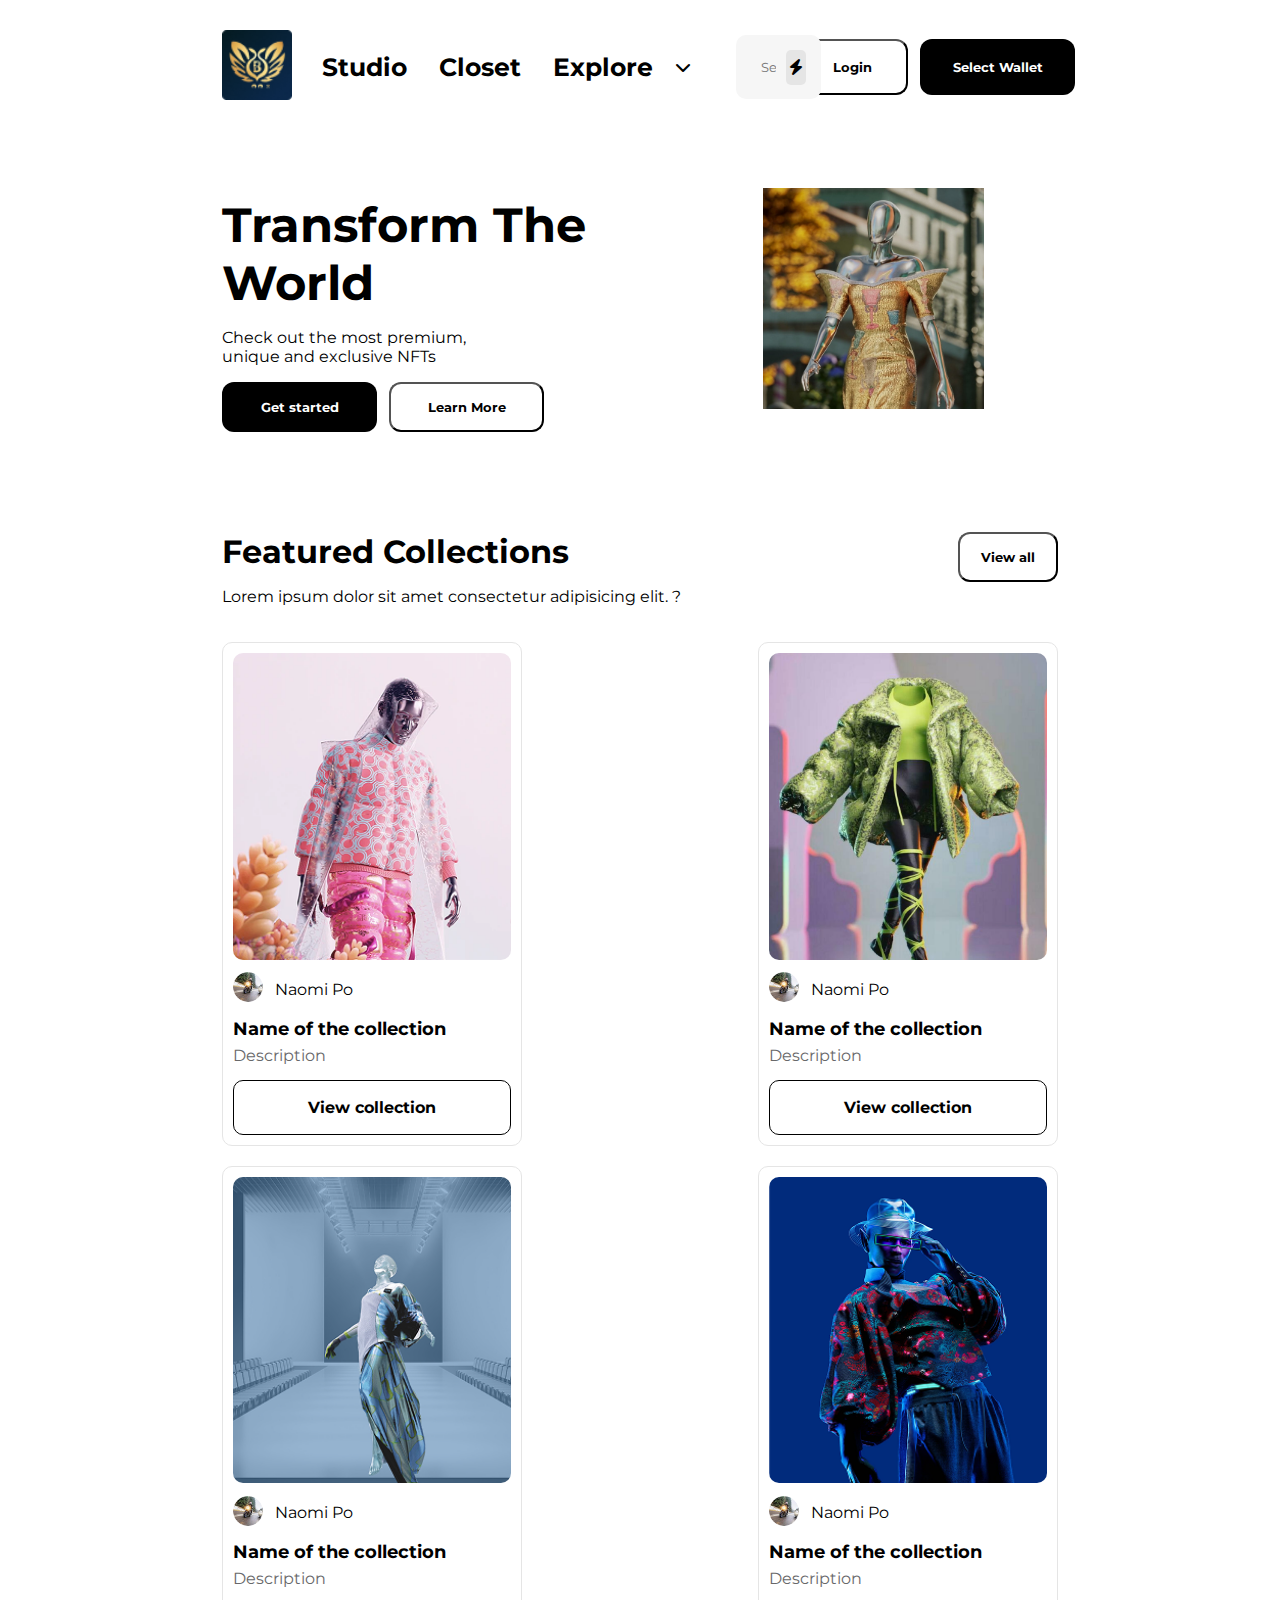
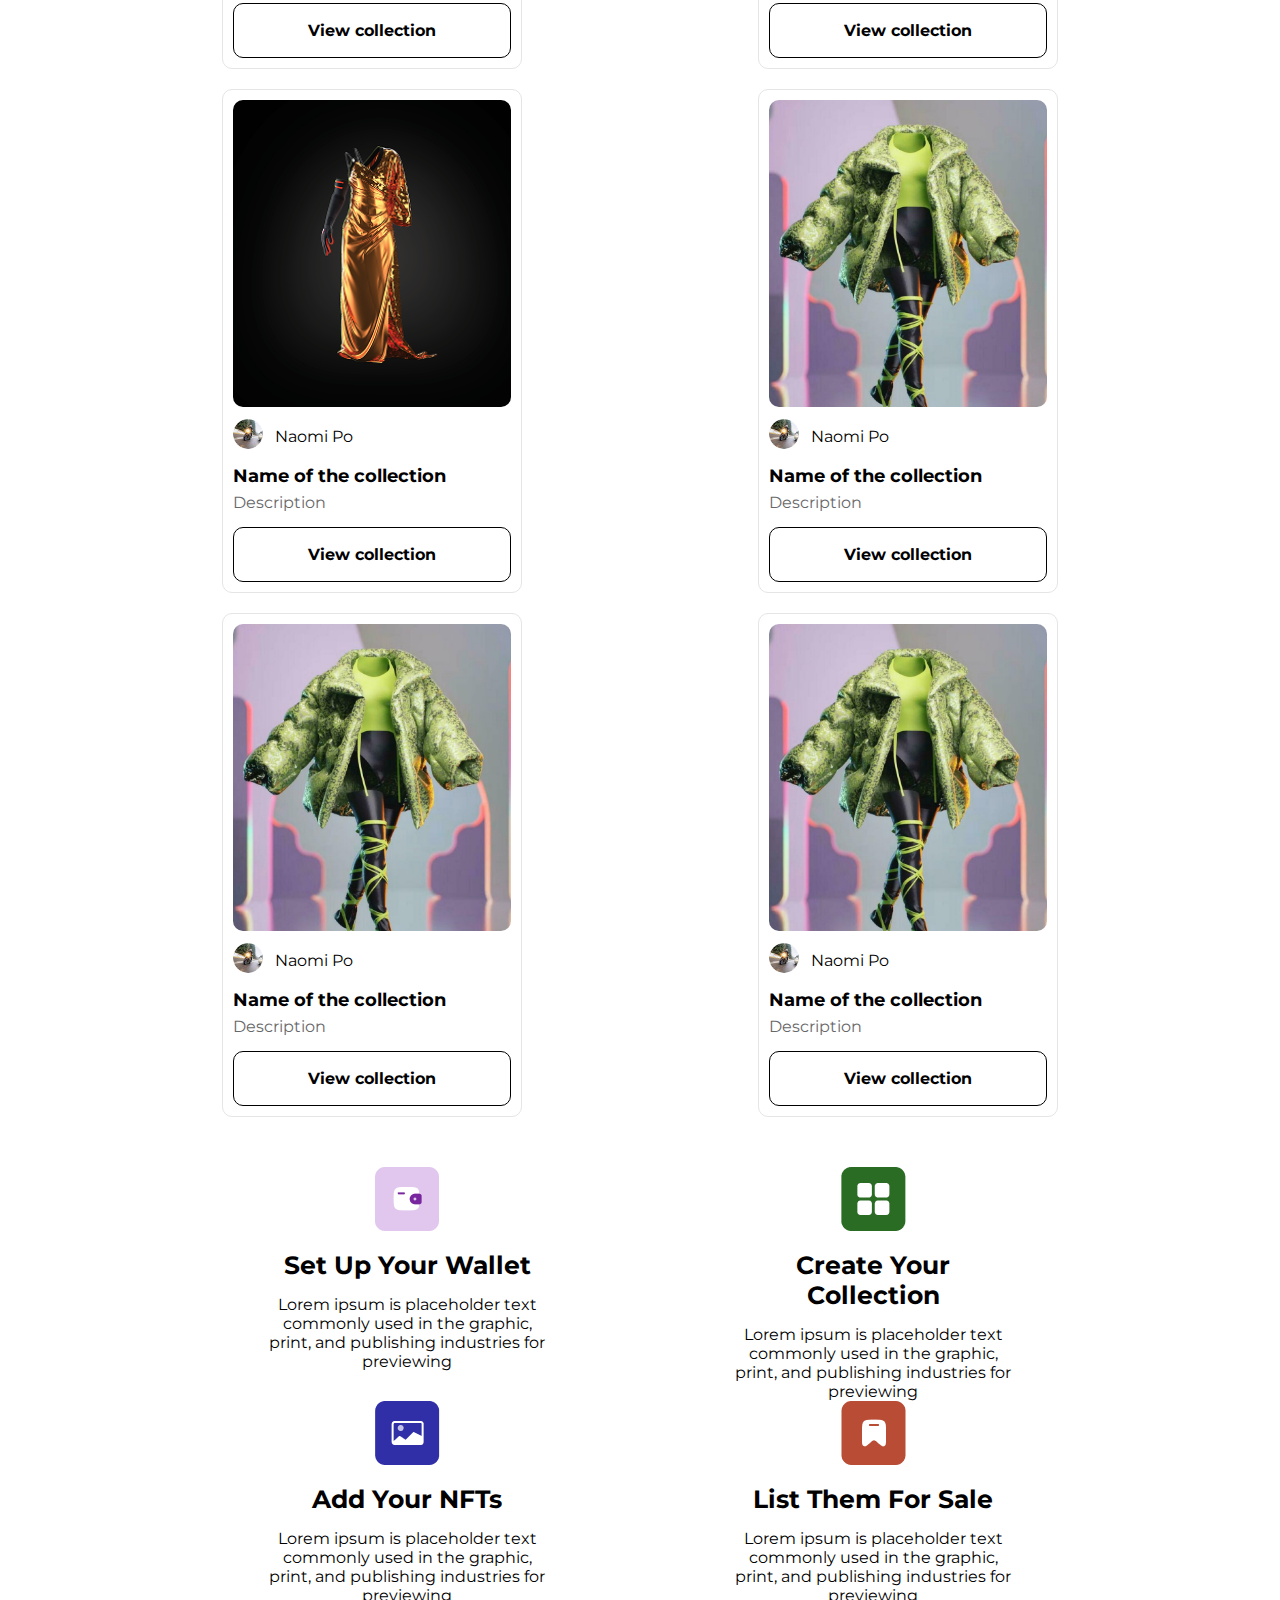
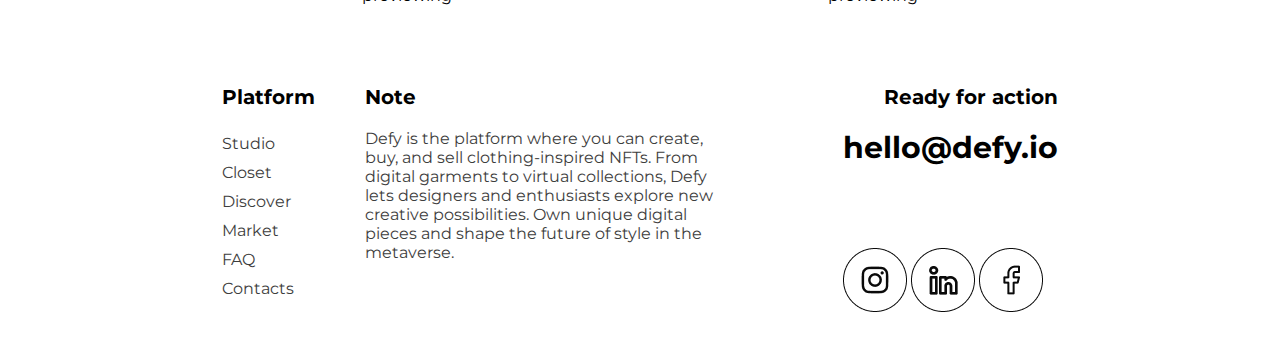
<file: B1_9.6/demo.html>
<!DOCTYPE html>
<html lang="en">
<head>
    <meta charset="UTF-8">
    <meta name="viewport" content="width=device-width, initial-scale=1.0">
    <link rel="stylesheet" href="style.css">
    <link rel="stylesheet" href="https://cdnjs.cloudflare.com/ajax/libs/font-awesome/6.7.2/css/all.min.css" integrity="sha512-Evv84Mr4kqVGRNSgIGL/F/aIDqQb7xQ2vcrdIwxfjThSH8CSR7PBEakCr51Ck+w+/U6swU2Im1vVX0SVk9ABhg==" crossorigin="anonymous" referrerpolicy="no-referrer" />
    <link href='https://fonts.googleapis.com/css?family=Montserrat' rel='stylesheet'>
    <title>NFT</title>
</head>
<body>
    <div class="app">
        <div class="containter">
            <header>
            <div class="logo">
                <img src="image/logo_1.png" alt="logo">
            </div>
            <ul class="nav_list">
                <li class="nav_item">Studio</li>
                <li class="nav_item">Closet</li>
                <li class="nav_item">Explore</li>
                <div style="display: flex; align-items: center;">
                    <i class="fa-solid fa-chevron-down"></i>
                </div>
            </ul>
            <div class="search_container">
                <input class="search_bar" type="text" placeholder="Search for collections,, NFTs or users">
                <div class="search_icon">
                    <i class="fa-solid fa-bolt"></i>
                </div>
            </div>
            <div class="btn_container">
                <button class="btn login_btn">Login</button>
                <button class="btn select_btn">Select Wallet</button>
            </div>
            </header>
        </div>
        <main>
            <div class="containter">
                <section class="hero_section">
                <div class="hero_text">
                        <div class="text_container">
                            <h1>Transform The World</h1>
                            <p>Check out the most premium, unique and exclusive NFTs</p>
                        </div>
                        <div class="btn_container">
                            <button class="btn gt_btn">Get started</button>
                            <button class="btn lm_btn">Learn More</button>
                        </div>
                </div>
                <div class="hero_img">
                    <img src="image/nft.png" alt="logo">
                </div>
                </section>
                <section class="product_container">
                    <div class="product_title_container">
                        <div class="title">
                            <h2>Featured Collections</h2>
                            <p>Lorem ipsum dolor sit amet consectetur adipisicing elit. ?</p>
                        </div>
                        <button class="btn">View all</button>
                    </div>
                    <div class="product_list">
                        <div class="product_item">
                            <div class="img_container">
                                <img src="image/nft_1.png">
                            </div>       
                            <div class="product_info_container">
                                <div class="user_info">
                                    <div class="user_img">
                                        <img src="image/user_img.png">
                                    </div>
                                    <p>Naomi Po</p>
                                </div>
                                <div class="product_info">
                                    <p>Name of the collection</p>
                                    <span>Description</span>
                                </div>
                                <button class="btn">View collection</button>
                            </div>           
                        </div>
                        <div class="product_item">
                            <div class="img_container">
                                <img src="image/nft_2.png">
                            </div>       
                            <div class="product_info_container">
                                <div class="user_info">
                                    <div class="user_img">
                                        <img src="image/user_img.png">
                                    </div>
                                    <p>Naomi Po</p>
                                </div>
                                <div class="product_info">
                                    <p>Name of the collection</p>
                                    <span>Description</span>
                                </div>
                                <button class="btn">View collection</button>
                            </div>           
                        </div>
                        <div class="product_item">
                            <div class="img_container">
                                <img src="image/nft_3.png">
                            </div>       
                            <div class="product_info_container">
                                <div class="user_info">
                                    <div class="user_img">
                                        <img src="image/user_img.png">
                                    </div>
                                    <p>Naomi Po</p>
                                </div>
                                <div class="product_info">
                                    <p>Name of the collection</p>
                                    <span>Description</span>
                                </div>
                                <button class="btn">View collection</button>
                            </div>           
                        </div>
                        <div class="product_item">
                            <div class="img_container">
                                <img src="image/nft_4.png">
                            </div>       
                            <div class="product_info_container">
                                <div class="user_info">
                                    <div class="user_img">
                                        <img src="image/user_img.png">
                                    </div>
                                    <p>Naomi Po</p>
                                </div>
                                <div class="product_info">
                                    <p>Name of the collection</p>
                                    <span>Description</span>
                                </div>
                                <button class="btn">View collection</button>
                            </div>           
                        </div>
                        <div class="product_item">
                            <div class="img_container">
                                <img src="image/nft_5.png">
                            </div>       
                            <div class="product_info_container">
                                <div class="user_info">
                                    <div class="user_img">
                                        <img src="image/user_img.png">
                                    </div>
                                    <p>Naomi Po</p>
                                </div>
                                <div class="product_info">
                                    <p>Name of the collection</p>
                                    <span>Description</span>
                                </div>
                                <button class="btn">View collection</button>
                            </div>           
                        </div>
                        <div class="product_item">
                            <div class="img_container">
                                <img src="image/nft_2.png">
                            </div>       
                            <div class="product_info_container">
                                <div class="user_info">
                                    <div class="user_img">
                                        <img src="image/user_img.png">
                                    </div>
                                    <p>Naomi Po</p>
                                </div>
                                <div class="product_info">
                                    <p>Name of the collection</p>
                                    <span>Description</span>
                                </div>
                                <button class="btn">View collection</button>
                            </div>           
                        </div>
                        <div class="product_item">
                            <div class="img_container">
                                <img src="image/nft_2.png">
                            </div>       
                            <div class="product_info_container">
                                <div class="user_info">
                                    <div class="user_img">
                                        <img src="image/user_img.png">
                                    </div>
                                    <p>Naomi Po</p>
                                </div>
                                <div class="product_info">
                                    <p>Name of the collection</p>
                                    <span>Description</span>
                                </div>
                                <button class="btn">View collection</button>
                            </div>           
                        </div>
                        <div class="product_item">
                            <div class="img_container">
                                <img src="image/nft_2.png">
                            </div>       
                            <div class="product_info_container">
                                <div class="user_info">
                                    <div class="user_img">
                                        <img src="image/user_img.png">
                                    </div>
                                    <p>Naomi Po</p>
                                </div>
                                <div class="product_info">
                                    <p>Name of the collection</p>
                                    <span>Description</span>
                                </div>
                                <button class="btn">View collection</button>
                            </div>           
                        </div>
                    </div>
                    <div class="product_action">
                        <div class="action_list">
                            <div class="action_item">
                                <div class="action_icon_container">
                                    <img src="image/action icon/icon_setup.png" alt="set up icon">
                                </div>
                                <p>Set Up Your Wallet</p>                                
                                <span>Lorem ipsum is placeholder text commonly used in the graphic, print, and publishing industries for previewing</span>
                            </div>
                            <div class="action_item">
                                <div class="action_icon_container">
                                    <img src="image/action icon/icon_create.png" alt="create collection icon">
                                </div>
                                <p>Create Your Collection</p>     
                                <span>Lorem ipsum is placeholder text commonly used in the graphic, print, and publishing industries for previewing</span>
                            </div>
                            <div class="action_item">
                                <div class="action_icon_container">
                                    <img src="image/action icon/icon_add.png" alt="add nfts icon">
                                </div>
                                <p>Add Your NFTs</p>
                                <span>Lorem ipsum is placeholder text commonly used in the graphic, print, and publishing industries for previewing</span>
                            </div>
                            <div class="action_item">
                                <div class="action_icon_container">
                                    <img src="image/action icon/icon_sale.png" alt="sale icon">
                                </div>
                                <p>List Them For Sale</p>   
                                <span>Lorem ipsum is placeholder text commonly used in the graphic, print, and publishing industries for previewing</span>
                            </div>
                        </div>
                    </div>
                </section>
            </div>
        </main>
        <footer>
            <div class="footer_container">
                <div class="footer_menu">
                    <p>Platform</p>
                    <ul>
                        <li>Studio</li>
                        <li>Closet</li>
                        <li>Discover</li>
                        <li>Market</li>
                        <li>FAQ</li>
                        <li>Contacts</li>
                    </ul>
                </div>
                <div class="footer_note">
                    <p>Note</p>
                    <span>Defy is the platform where you can create, buy, and sell clothing-inspired NFTs. From digital garments to virtual collections, Defy lets designers and enthusiasts explore new creative possibilities. Own unique digital pieces and shape the future of style in the metaverse.</span>
                </div>
                <div class="footer_social">
                    <div>
                        <p style="font-size: 20px;">Ready for action</p>
                        <p style="font-size: 30px; margin: 0;">hello@defy.io</p>
                    </div>
                    <div style="position: relative; height: 150px;">
                        <div class="social_img_container">
                            <img src="image/social icon/icon_insta.png">
                            <img src="image/social icon/icon_linkin.png">
                            <img src="image/social icon/icon_fb.png">
                        </div>
                    </div>
                </div>
            </div>
        </footer>
    </div>    
</body>
</html>
</file>
<file: B1_9.6/style.css>
* {
    box-sizing: border-box;
    font-family: 'Montserrat';
}

body {
    margin: 0;
}

.app {
    margin-left: auto;
    margin-right: auto;
    width: 70%;
}

header {
    display: flex;
    align-items: center;
    padding: 30px;
}

main {
    padding: 30px;
}

button {
    cursor: pointer;
}

.logo img {
    height: 70px;
    width: 70px;
    object-fit: cover;
}

.nav_list {
    display: flex;
    position: relative;
    gap: 12px;
    list-style: none;
    font-weight: bold;
    right: 20px;
}

.nav_list .nav_item {
    font-size: 25px;
    padding: 0 10px;
}

.search_container {
    width: 390px;
    height: 64px;
    padding: 15px;
    background: #f6f6f6;
    display: flex;
    align-items: center;
    justify-content: space-between;
    border-radius: 10px;
    position: relative;
    left: 25px;
}

.search_container .search_bar {
    outline: none;
    border: none;
    height: 35px;
    width: 85%;
    padding: 10px;
    background-color: transparent;
}

.search_container .search_icon {
    background-color: #E5E5E5;
    height: 35px;
    width: 35px;
    display: flex;
    justify-content:center ;
    align-items: center;
    border-radius: 5px;
}

.btn_container {
    display: flex;
    gap: 12px;
    margin-left: auto;
}

.btn {
    height: 56px;
    font-weight: bold;
    border-radius: 12px;
}

.login_btn {
    width: 112px;
    background-color: #ffffff;
}

.select_btn {
    width: 155px;
    background-color: black;
    color: #ffffff;
    border: none;
}

.hero_section {
    display: flex;
    justify-content: space-between;
    align-items: center;
}

.text_container h1 {
    font-size: 48px;
    margin-bottom: 0;
}

.text_container p {
    width: 250px;
}



.hero_img {
    width: 50%;
    object-fit: cover;
    display: flex;
    align-items: center;
    justify-content: center;

}

.hero_img img {
    width: 60%;
}

.gt_btn {
    height: 50px;
    width: 155px;
    background-color: black;
    color: #ffffff;
    border: none;
}

.lm_btn {
    height: 50px;
    width: 155px;
    background-color: white;
}

.product_container {
    margin-top: 100px;
}

.product_title_container {
    display: flex;
    justify-content: space-between;
}

.product_title_container h1 {
    font-size: 30px;
}

.product_title_container .title h2 {
    margin: 0;
    font-size: 32px;
}

.product_title_container .btn {
    width: 100px;
    height: 50px;
    background-color: white;
}

.product_list {
    display: flex;
    justify-content: space-between;
    flex-wrap: wrap;
}

.product_item {
    margin-top: 20px;
    padding: 10px;
    width: 300px;
    border: 1px solid #E5E5E5;
    border-radius: 10px;
}

.product_item img {
    width: 100%;
    border-radius: 10px;
}

.user_info {
    display: flex;
    align-items: center;
}

.user_info p{
    position: relative;
    left: 12px;
}

.product_info_container button {
    width: 100%;
    height: 55px;
    background-color: white;
    border-radius: 10px;
    border: 1px solid;
    margin-top: 15px;
    font-size: 16px;
    font-weight: bold;
}

.product_info p {
    font-weight: bold;
    margin: 3px 0 6px;
    font-size: 18px;
}

.product_info span {
    color: #68686A;
}

.user_img img {
    height: 30px;
    width: 30px;
    border-radius: 30px;
}

.product_action {
    margin-top: 50px;
}

.action_list {
    display: flex;
    justify-content: space-between;
    flex-wrap: wrap;
    padding: 0 35px;
}

.action_item {
    width: 300px;
    display: flex;
    flex-direction: column;
    text-align: center;
    padding: 0 10px;     
}

.action_item p {
    font-weight: bold;
    font-size: 25px;
    margin: 15px;
}

.action_icon_container:hover {
    cursor: pointer;
}

footer {
    padding: 30px;
}

.footer_container {
    display: flex;
    justify-content: space-between;
}

.footer_menu {
    margin-right: 50px;
}

.footer_menu p {
    font-weight: bold;
    font-size: 20px;
}

.footer_menu ul{
    list-style-type: none;
    padding: 0;
    color: #3D3D3D;
}

.footer_menu li{
    padding: 5px 0;
    color: #3D3D3D;
}

.footer_note {
    width: 350px;
    margin-right: auto;
}

.footer_note p{
    font-weight: bold;
    font-size: 20px;
}

.footer_note span {
    color: #3D3D3D;
}

.footer_social p {
    font-weight: bold;
    text-align: right;
}

.social_img_container {
    position: absolute;
    bottom: 0;
}
</file>
